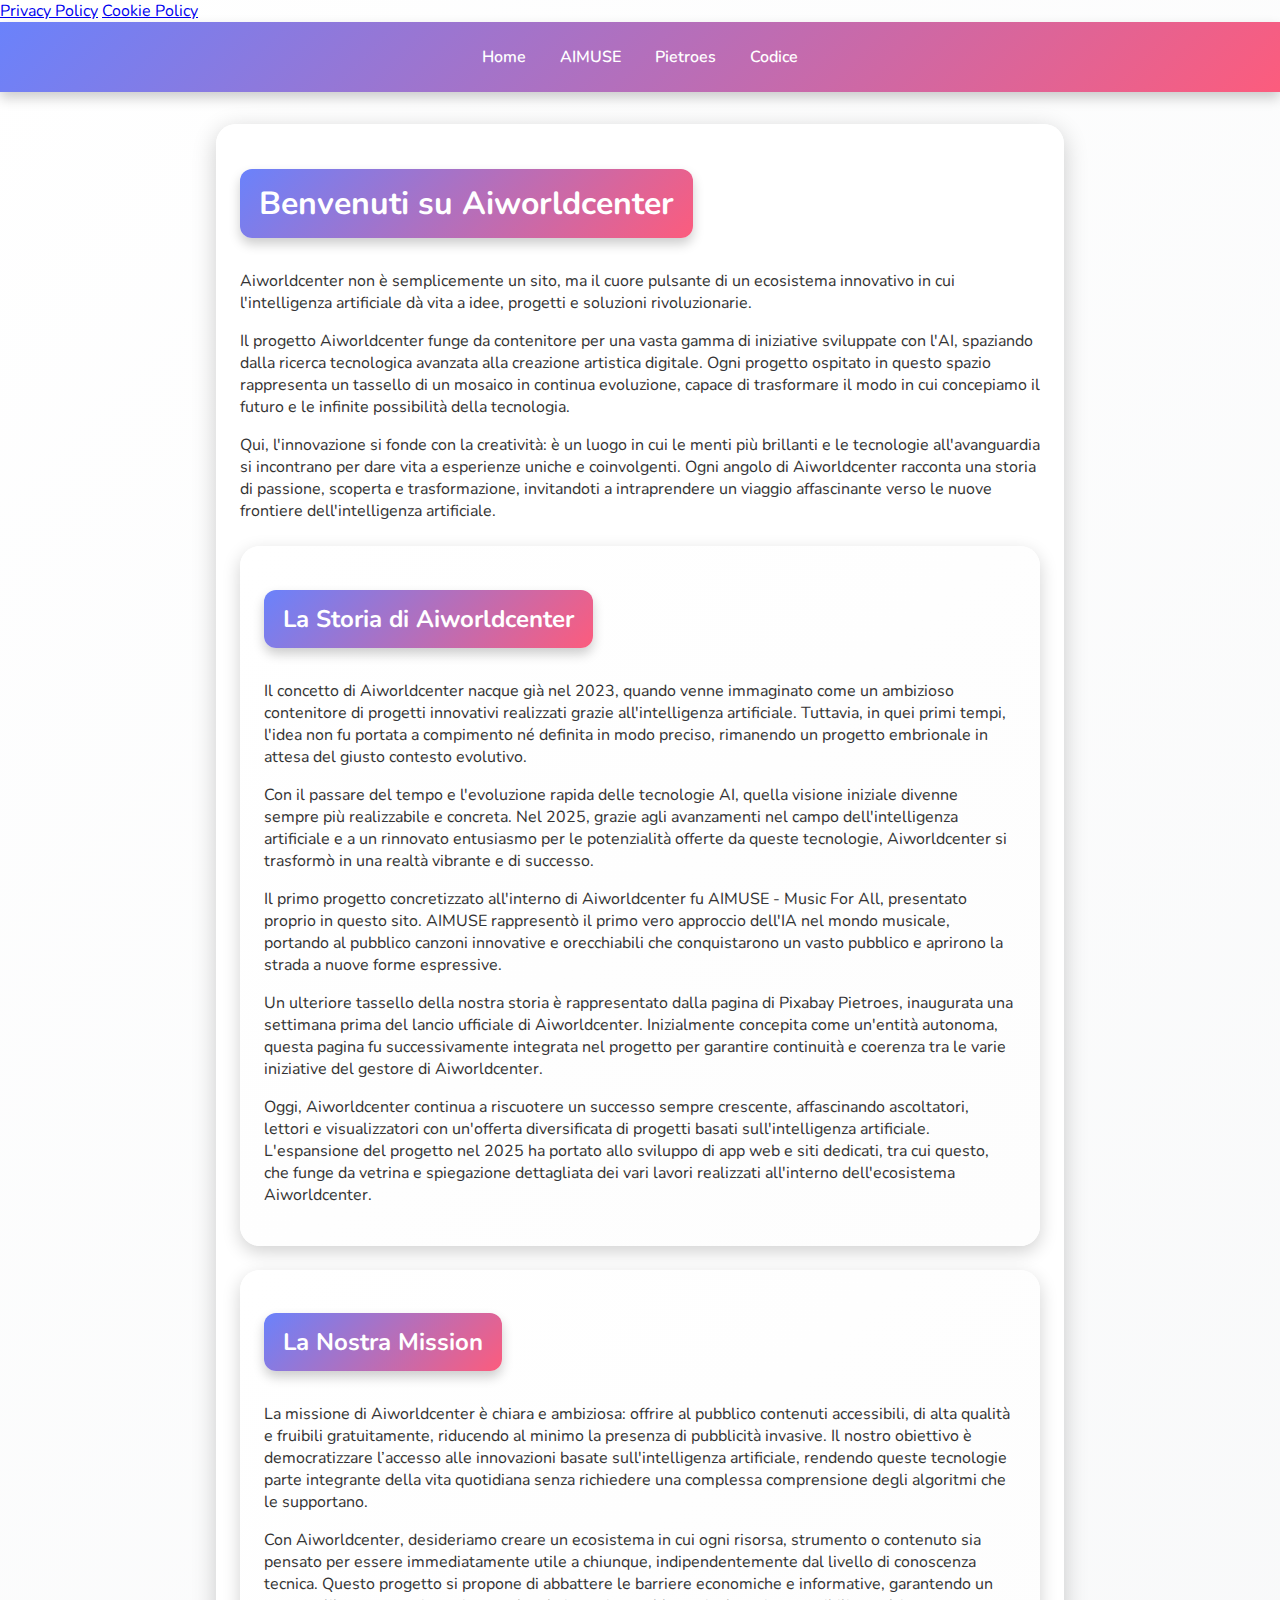
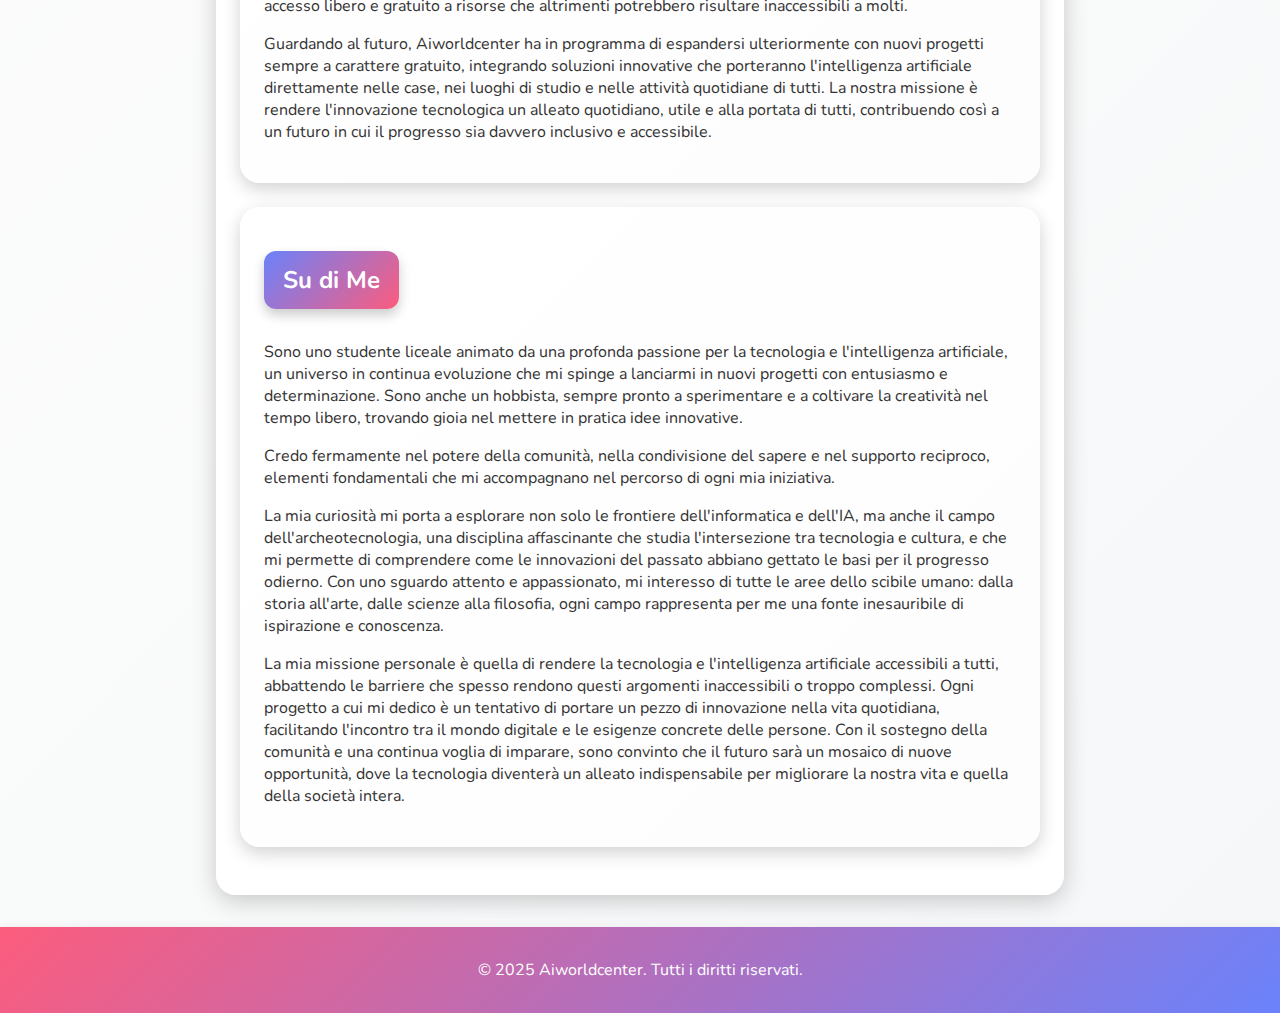
<file: index.html>
<!DOCTYPE html>
<html lang="it">
  <head>
    <script type="text/javascript">
var _iub = _iub || [];
_iub.csConfiguration = {"siteId":3964034,"cookiePolicyId":22128318,"lang":"it","storage":{"useSiteId":true}};
</script>
<script type="text/javascript" src="https://cs.iubenda.com/autoblocking/3964034.js"></script>
<script type="text/javascript" src="//cdn.iubenda.com/cs/gpp/stub.js"></script>
<script type="text/javascript" src="//cdn.iubenda.com/cs/iubenda_cs.js" charset="UTF-8" async></script>
    <meta charset="UTF-8" />
    <meta name="viewport" content="width=device-width, initial-scale=1" />
    <title>Aiworldcenter - Home</title>
    <link rel="stylesheet" href="styles.css" />
  </head>
  <body>
    <a href="https://www.iubenda.com/privacy-policy/22128318" class="iubenda-white iubenda-noiframe iubenda-embed iubenda-noiframe " title="Privacy Policy ">Privacy Policy</a><script type="text/javascript">(function (w,d) {var loader = function () {var s = d.createElement("script"), tag = d.getElementsByTagName("script")[0]; s.src="https://cdn.iubenda.com/iubenda.js"; tag.parentNode.insertBefore(s,tag);}; if(w.addEventListener){w.addEventListener("load", loader, false);}else if(w.attachEvent){w.attachEvent("onload", loader);}else{w.onload = loader;}})(window, document);</script>
    <a href="https://www.iubenda.com/privacy-policy/22128318/cookie-policy" class="iubenda-white iubenda-noiframe iubenda-embed iubenda-noiframe " title="Cookie Policy ">Cookie Policy</a><script type="text/javascript">(function (w,d) {var loader = function () {var s = d.createElement("script"), tag = d.getElementsByTagName("script")[0]; s.src="https://cdn.iubenda.com/iubenda.js"; tag.parentNode.insertBefore(s,tag);}; if(w.addEventListener){w.addEventListener("load", loader, false);}else if(w.attachEvent){w.attachEvent("onload", loader);}else{w.onload = loader;}})(window, document);</script>
    <header class="gradient-header">
      <nav class="nav-bar">
        <ul class="nav-list">
          <li><a href="index.html" class="nav-link">Home</a></li>
          <li><a href="aimuse.html" class="nav-link">AIMUSE</a></li>
          <li><a href="pietroes.html" class="nav-link">Pietroes</a></li>
          <li><a href="codice.html" class="nav-link">Codice</a></li>
        </ul>
      </nav>
    </header>
    <main class="content-container">
      <h1>Benvenuti su Aiworldcenter</h1>
      <p>
        Aiworldcenter non è semplicemente un sito, ma il cuore pulsante di un
        ecosistema innovativo in cui l'intelligenza artificiale dà vita a idee,
        progetti e soluzioni rivoluzionarie.
      </p>
      <p>
        Il progetto Aiworldcenter funge da contenitore per una vasta gamma di
        iniziative sviluppate con l'AI, spaziando dalla ricerca tecnologica
        avanzata alla creazione artistica digitale. Ogni progetto ospitato in
        questo spazio rappresenta un tassello di un mosaico in continua evoluzione,
        capace di trasformare il modo in cui concepiamo il futuro e le infinite
        possibilità della tecnologia.
      </p>
      <p>
        Qui, l'innovazione si fonde con la creatività: è un luogo in cui le menti
        più brillanti e le tecnologie all'avanguardia si incontrano per dare vita a
        esperienze uniche e coinvolgenti. Ogni angolo di Aiworldcenter racconta una
        storia di passione, scoperta e trasformazione, invitandoti a intraprendere
        un viaggio affascinante verso le nuove frontiere dell'intelligenza artificiale.
      </p>

      <section id="storia" class="rounded-section">
        <h2>La Storia di Aiworldcenter</h2>
        <p>
          Il concetto di Aiworldcenter nacque già nel 2023, quando venne immaginato
          come un ambizioso contenitore di progetti innovativi realizzati grazie
          all'intelligenza artificiale. Tuttavia, in quei primi tempi, l'idea non fu
          portata a compimento né definita in modo preciso, rimanendo un progetto
          embrionale in attesa del giusto contesto evolutivo.
        </p>
        <p>
          Con il passare del tempo e l'evoluzione rapida delle tecnologie AI, quella
          visione iniziale divenne sempre più realizzabile e concreta. Nel 2025,
          grazie agli avanzamenti nel campo dell'intelligenza artificiale e a un
          rinnovato entusiasmo per le potenzialità offerte da queste tecnologie,
          Aiworldcenter si trasformò in una realtà vibrante e di successo.
        </p>
        <p>
          Il primo progetto concretizzato all'interno di Aiworldcenter fu AIMUSE -
          Music For All, presentato proprio in questo sito. AIMUSE rappresentò il
          primo vero approccio dell'IA nel mondo musicale, portando al pubblico canzoni
          innovative e orecchiabili che conquistarono un vasto pubblico e aprirono la
          strada a nuove forme espressive.
        </p>
        <p>
          Un ulteriore tassello della nostra storia è rappresentato dalla pagina di
          Pixabay Pietroes, inaugurata una settimana prima del lancio ufficiale di
          Aiworldcenter. Inizialmente concepita come un'entità autonoma, questa
          pagina fu successivamente integrata nel progetto per garantire continuità
          e coerenza tra le varie iniziative del gestore di Aiworldcenter.
        </p>
        <p>
          Oggi, Aiworldcenter continua a riscuotere un successo sempre crescente,
          affascinando ascoltatori, lettori e visualizzatori con un'offerta diversificata
          di progetti basati sull'intelligenza artificiale. L'espansione del progetto nel
          2025 ha portato allo sviluppo di app web e siti dedicati, tra cui questo, che
          funge da vetrina e spiegazione dettagliata dei vari lavori realizzati all'interno
          dell'ecosistema Aiworldcenter.
        </p>
      </section>

      <section id="mission" class="rounded-section">
        <h2>La Nostra Mission</h2>
        <p>
          La missione di Aiworldcenter è chiara e ambiziosa: offrire al pubblico contenuti
          accessibili, di alta qualità e fruibili gratuitamente, riducendo al minimo la presenza
          di pubblicità invasive. Il nostro obiettivo è democratizzare l’accesso alle innovazioni
          basate sull'intelligenza artificiale, rendendo queste tecnologie parte integrante della
          vita quotidiana senza richiedere una complessa comprensione degli algoritmi che le supportano.
        </p>
        <p>
          Con Aiworldcenter, desideriamo creare un ecosistema in cui ogni risorsa, strumento o
          contenuto sia pensato per essere immediatamente utile a chiunque, indipendentemente dal
          livello di conoscenza tecnica. Questo progetto si propone di abbattere le barriere
          economiche e informative, garantendo un accesso libero e gratuito a risorse che altrimenti
          potrebbero risultare inaccessibili a molti.
        </p>
        <p>
          Guardando al futuro, Aiworldcenter ha in programma di espandersi ulteriormente con nuovi
          progetti sempre a carattere gratuito, integrando soluzioni innovative che porteranno l'intelligenza
          artificiale direttamente nelle case, nei luoghi di studio e nelle attività quotidiane di tutti.
          La nostra missione è rendere l'innovazione tecnologica un alleato quotidiano, utile e alla portata di tutti,
          contribuendo così a un futuro in cui il progresso sia davvero inclusivo e accessibile.
        </p>
      </section>

      <section id="su-di-me" class="rounded-section">
        <h2>Su di Me</h2>
        <p>
          Sono uno studente liceale animato da una profonda passione per la tecnologia e l'intelligenza artificiale,
          un universo in continua evoluzione che mi spinge a lanciarmi in nuovi progetti con entusiasmo e determinazione.
          Sono anche un hobbista, sempre pronto a sperimentare e a coltivare la creatività nel tempo libero, trovando gioia
          nel mettere in pratica idee innovative.
        </p>
        <p>
          Credo fermamente nel potere della comunità, nella condivisione del sapere e nel supporto reciproco, elementi fondamentali
          che mi accompagnano nel percorso di ogni mia iniziativa.
        </p>
        <p>
          La mia curiosità mi porta a esplorare non solo le frontiere dell'informatica e dell'IA, ma anche il campo dell'archeotecnologia,
          una disciplina affascinante che studia l'intersezione tra tecnologia e cultura, e che mi permette di comprendere come le innovazioni
          del passato abbiano gettato le basi per il progresso odierno. Con uno sguardo attento e appassionato, mi interesso di tutte le aree
          dello scibile umano: dalla storia all'arte, dalle scienze alla filosofia, ogni campo rappresenta per me una fonte inesauribile di
          ispirazione e conoscenza.
        </p>
        <p>
          La mia missione personale è quella di rendere la tecnologia e l'intelligenza artificiale accessibili a tutti, abbattendo le barriere
          che spesso rendono questi argomenti inaccessibili o troppo complessi. Ogni progetto a cui mi dedico è un tentativo di portare un
          pezzo di innovazione nella vita quotidiana, facilitando l'incontro tra il mondo digitale e le esigenze concrete delle persone.
          Con il sostegno della comunità e una continua voglia di imparare, sono convinto che il futuro sarà un mosaico di nuove opportunità,
          dove la tecnologia diventerà un alleato indispensabile per migliorare la nostra vita e quella della società intera.
        </p>
      </section>
    </main>
    <footer class="gradient-footer">
      <p>&copy; 2025 Aiworldcenter. Tutti i diritti riservati.</p>
    </footer>
  </body>
</html>
</file>
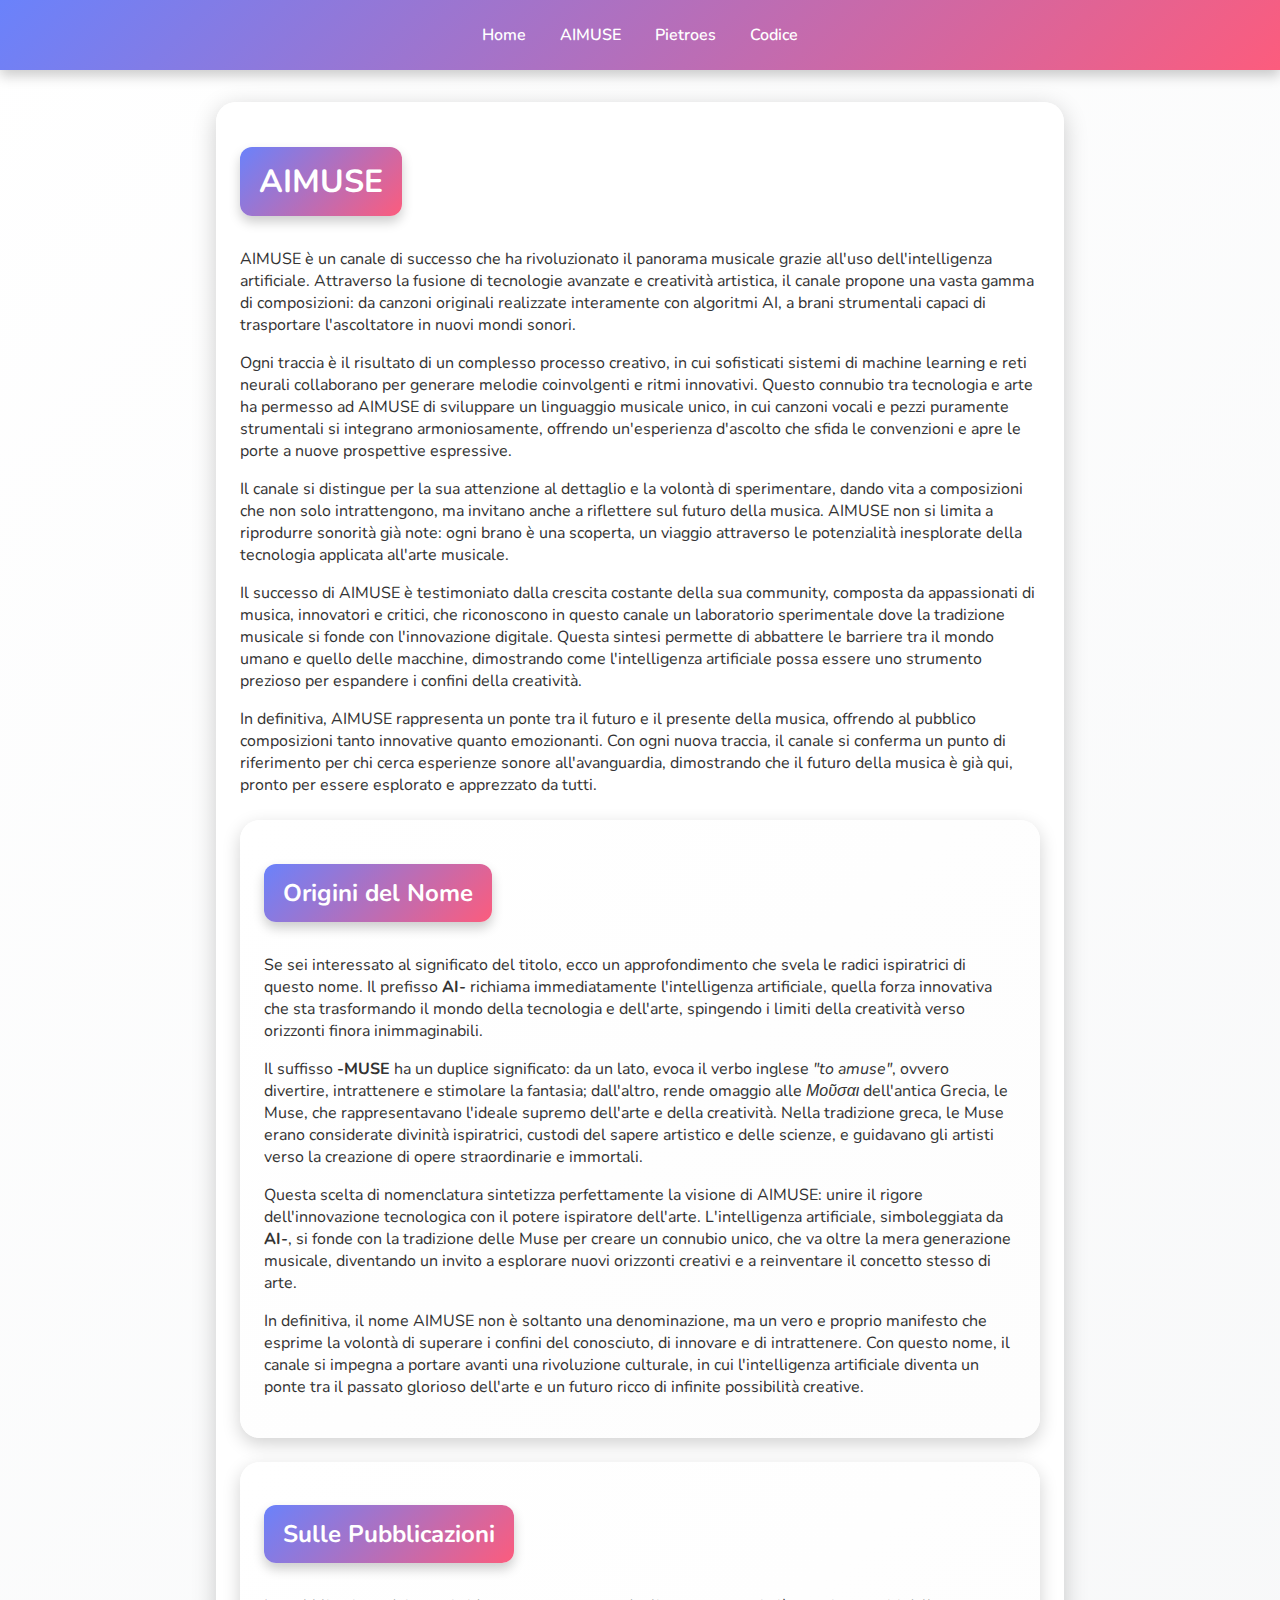
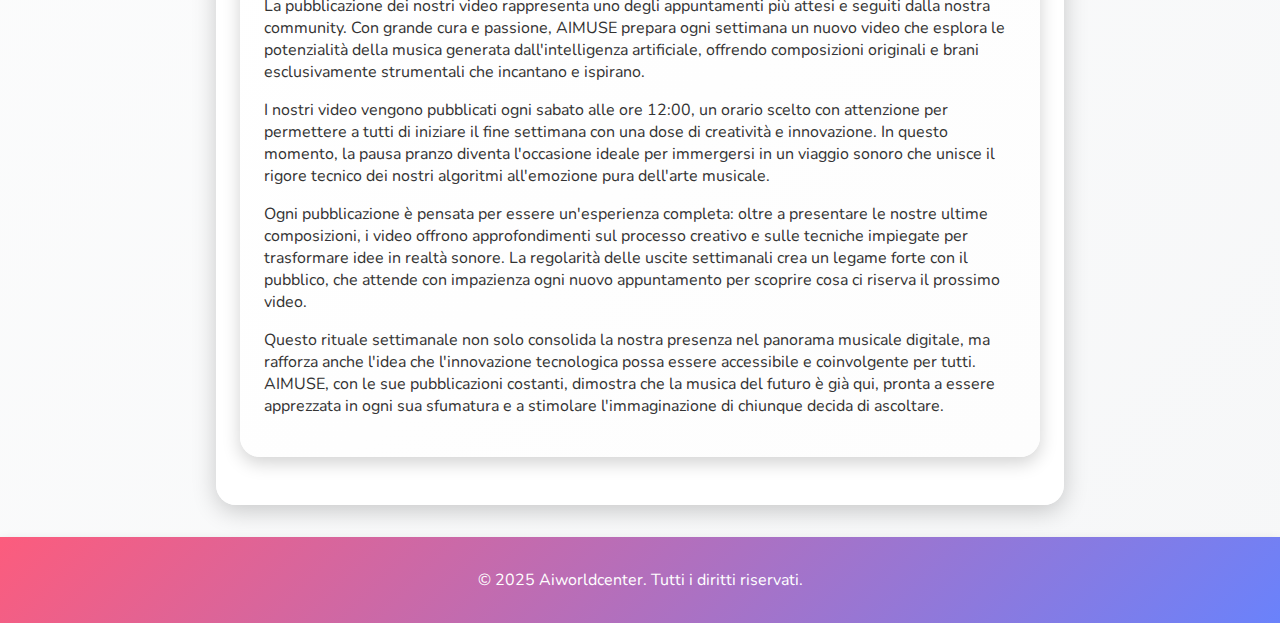
<file: aimuse.html>
<!DOCTYPE html>
<html lang="it">
<head>
  <meta charset="UTF-8">
  <meta name="viewport" content="width=device-width, initial-scale=1">
  <title>AIMUSE - Aiworldcenter</title>
  <link rel="stylesheet" href="styles.css">
</head>
<body>
  <header class="gradient-header">
    <nav class="nav-bar">
      <ul class="nav-list">
        <li><a href="index.html" class="nav-link">Home</a></li>
        <li><a href="aimuse.html" class="nav-link">AIMUSE</a></li>
        <li><a href="pietroes.html" class="nav-link">Pietroes</a></li>
        <li><a href="codice.html" class="nav-link">Codice</a></li>
      </ul>
    </nav>
  </header>
  <main class="content-container">
    <h1>AIMUSE</h1>
    <p>
      AIMUSE è un canale di successo che ha rivoluzionato il panorama musicale grazie all'uso dell'intelligenza artificiale. Attraverso la fusione di tecnologie avanzate e creatività artistica, il canale propone una vasta gamma di composizioni: da canzoni originali realizzate interamente con algoritmi AI, a brani strumentali capaci di trasportare l'ascoltatore in nuovi mondi sonori.
    </p>
    <p>
      Ogni traccia è il risultato di un complesso processo creativo, in cui sofisticati sistemi di machine learning e reti neurali collaborano per generare melodie coinvolgenti e ritmi innovativi. Questo connubio tra tecnologia e arte ha permesso ad AIMUSE di sviluppare un linguaggio musicale unico, in cui canzoni vocali e pezzi puramente strumentali si integrano armoniosamente, offrendo un'esperienza d'ascolto che sfida le convenzioni e apre le porte a nuove prospettive espressive.
    </p>
    <p>
      Il canale si distingue per la sua attenzione al dettaglio e la volontà di sperimentare, dando vita a composizioni che non solo intrattengono, ma invitano anche a riflettere sul futuro della musica. AIMUSE non si limita a riprodurre sonorità già note: ogni brano è una scoperta, un viaggio attraverso le potenzialità inesplorate della tecnologia applicata all'arte musicale.
    </p>
    <p>
      Il successo di AIMUSE è testimoniato dalla crescita costante della sua community, composta da appassionati di musica, innovatori e critici, che riconoscono in questo canale un laboratorio sperimentale dove la tradizione musicale si fonde con l'innovazione digitale. Questa sintesi permette di abbattere le barriere tra il mondo umano e quello delle macchine, dimostrando come l'intelligenza artificiale possa essere uno strumento prezioso per espandere i confini della creatività.
    </p>
    <p>
      In definitiva, AIMUSE rappresenta un ponte tra il futuro e il presente della musica, offrendo al pubblico composizioni tanto innovative quanto emozionanti. Con ogni nuova traccia, il canale si conferma un punto di riferimento per chi cerca esperienze sonore all'avanguardia, dimostrando che il futuro della musica è già qui, pronto per essere esplorato e apprezzato da tutti.
    </p>
    
    <section id="origini-del-nome" class="rounded-section">
      <h2>Origini del Nome</h2>
      <p>
        Se sei interessato al significato del titolo, ecco un approfondimento che svela le radici ispiratrici di questo nome. Il prefisso <strong>AI-</strong> richiama immediatamente l'intelligenza artificiale, quella forza innovativa che sta trasformando il mondo della tecnologia e dell'arte, spingendo i limiti della creatività verso orizzonti finora inimmaginabili.
      </p>
      <p>
        Il suffisso <strong>-MUSE</strong> ha un duplice significato: da un lato, evoca il verbo inglese <em>"to amuse"</em>, ovvero divertire, intrattenere e stimolare la fantasia; dall'altro, rende omaggio alle <em>Μοῦσαι</em> dell'antica Grecia, le Muse, che rappresentavano l'ideale supremo dell'arte e della creatività. Nella tradizione greca, le Muse erano considerate divinità ispiratrici, custodi del sapere artistico e delle scienze, e guidavano gli artisti verso la creazione di opere straordinarie e immortali.
      </p>
      <p>
        Questa scelta di nomenclatura sintetizza perfettamente la visione di AIMUSE: unire il rigore dell'innovazione tecnologica con il potere ispiratore dell'arte. L'intelligenza artificiale, simboleggiata da <strong>AI-</strong>, si fonde con la tradizione delle Muse per creare un connubio unico, che va oltre la mera generazione musicale, diventando un invito a esplorare nuovi orizzonti creativi e a reinventare il concetto stesso di arte.
      </p>
      <p>
        In definitiva, il nome AIMUSE non è soltanto una denominazione, ma un vero e proprio manifesto che esprime la volontà di superare i confini del conosciuto, di innovare e di intrattenere. Con questo nome, il canale si impegna a portare avanti una rivoluzione culturale, in cui l'intelligenza artificiale diventa un ponte tra il passato glorioso dell'arte e un futuro ricco di infinite possibilità creative.
      </p>
    </section>
    
    <section id="pubblicazioni" class="rounded-section">
      <h2>Sulle Pubblicazioni</h2>
      <p>
        La pubblicazione dei nostri video rappresenta uno degli appuntamenti più attesi e seguiti dalla nostra community. Con grande cura e passione, AIMUSE prepara ogni settimana un nuovo video che esplora le potenzialità della musica generata dall'intelligenza artificiale, offrendo composizioni originali e brani esclusivamente strumentali che incantano e ispirano.
      </p>
      <p>
        I nostri video vengono pubblicati ogni sabato alle ore 12:00, un orario scelto con attenzione per permettere a tutti di iniziare il fine settimana con una dose di creatività e innovazione. In questo momento, la pausa pranzo diventa l'occasione ideale per immergersi in un viaggio sonoro che unisce il rigore tecnico dei nostri algoritmi all'emozione pura dell'arte musicale.
      </p>
      <p>
        Ogni pubblicazione è pensata per essere un'esperienza completa: oltre a presentare le nostre ultime composizioni, i video offrono approfondimenti sul processo creativo e sulle tecniche impiegate per trasformare idee in realtà sonore. La regolarità delle uscite settimanali crea un legame forte con il pubblico, che attende con impazienza ogni nuovo appuntamento per scoprire cosa ci riserva il prossimo video.
      </p>
      <p>
        Questo rituale settimanale non solo consolida la nostra presenza nel panorama musicale digitale, ma rafforza anche l'idea che l'innovazione tecnologica possa essere accessibile e coinvolgente per tutti. AIMUSE, con le sue pubblicazioni costanti, dimostra che la musica del futuro è già qui, pronta a essere apprezzata in ogni sua sfumatura e a stimolare l'immaginazione di chiunque decida di ascoltare.
      </p>
    </section>
    
  </main>
  <footer class="gradient-footer">
    <p>&copy; 2025 Aiworldcenter. Tutti i diritti riservati.</p>
  </footer>
</body>
</html>
</file>
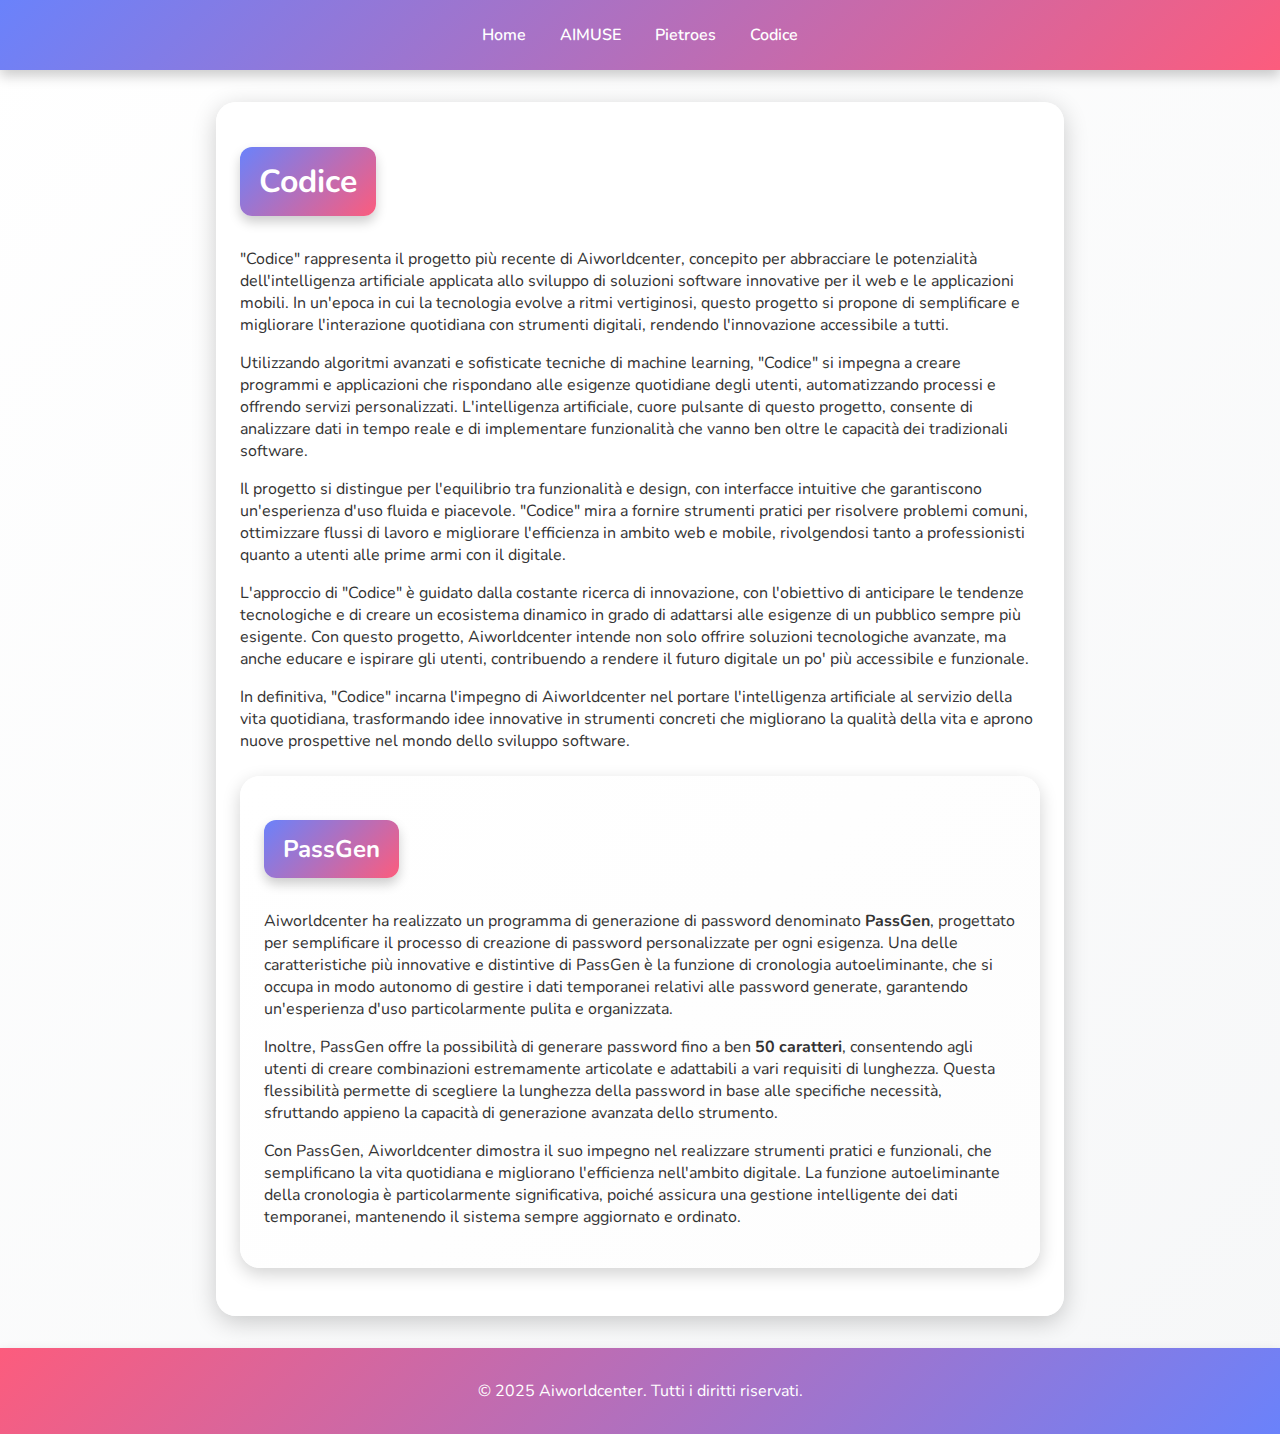
<file: codice.html>
<!DOCTYPE html>
<html lang="it">
  <head>
    <meta charset="UTF-8" />
    <meta name="viewport" content="width=device-width, initial-scale=1" />
    <title>Codice - Aiworldcenter</title>
    <link rel="stylesheet" href="styles.css" />
  </head>
  <body>
    <header class="gradient-header">
      <nav class="nav-bar">
        <ul class="nav-list">
          <li><a href="index.html" class="nav-link">Home</a></li>
          <li><a href="aimuse.html" class="nav-link">AIMUSE</a></li>
          <li><a href="pietroes.html" class="nav-link">Pietroes</a></li>
          <li><a href="codice.html" class="nav-link">Codice</a></li>
        </ul>
      </nav>
    </header>
    <main class="content-container">
      <h1>Codice</h1>
      <p>
        "Codice" rappresenta il progetto più recente di Aiworldcenter, concepito per abbracciare le potenzialità dell'intelligenza artificiale applicata allo sviluppo di soluzioni software innovative per il web e le applicazioni mobili. In un'epoca in cui la tecnologia evolve a ritmi vertiginosi, questo progetto si propone di semplificare e migliorare l'interazione quotidiana con strumenti digitali, rendendo l'innovazione accessibile a tutti.
      </p>
      <p>
        Utilizzando algoritmi avanzati e sofisticate tecniche di machine learning, "Codice" si impegna a creare programmi e applicazioni che rispondano alle esigenze quotidiane degli utenti, automatizzando processi e offrendo servizi personalizzati. L'intelligenza artificiale, cuore pulsante di questo progetto, consente di analizzare dati in tempo reale e di implementare funzionalità che vanno ben oltre le capacità dei tradizionali software.
      </p>
      <p>
        Il progetto si distingue per l'equilibrio tra funzionalità e design, con interfacce intuitive che garantiscono un'esperienza d'uso fluida e piacevole. "Codice" mira a fornire strumenti pratici per risolvere problemi comuni, ottimizzare flussi di lavoro e migliorare l'efficienza in ambito web e mobile, rivolgendosi tanto a professionisti quanto a utenti alle prime armi con il digitale.
      </p>
      <p>
        L'approccio di "Codice" è guidato dalla costante ricerca di innovazione, con l'obiettivo di anticipare le tendenze tecnologiche e di creare un ecosistema dinamico in grado di adattarsi alle esigenze di un pubblico sempre più esigente. Con questo progetto, Aiworldcenter intende non solo offrire soluzioni tecnologiche avanzate, ma anche educare e ispirare gli utenti, contribuendo a rendere il futuro digitale un po' più accessibile e funzionale.
      </p>
      <p>
        In definitiva, "Codice" incarna l'impegno di Aiworldcenter nel portare l'intelligenza artificiale al servizio della vita quotidiana, trasformando idee innovative in strumenti concreti che migliorano la qualità della vita e aprono nuove prospettive nel mondo dello sviluppo software.
      </p>
      <section id="passgen" class="rounded-section">
        <h2>PassGen</h2>
        <p>
          Aiworldcenter ha realizzato un programma di generazione di password denominato <strong>PassGen</strong>, progettato per semplificare il
          processo di creazione di password personalizzate per ogni esigenza. Una delle caratteristiche più innovative e distintive di
          PassGen è la funzione di cronologia autoeliminante, che si occupa in modo autonomo di gestire i dati temporanei relativi alle password
          generate, garantendo un'esperienza d'uso particolarmente pulita e organizzata.
        </p>
        <p>
          Inoltre, PassGen offre la possibilità di generare password fino a ben <strong>50 caratteri</strong>, consentendo agli utenti di creare combinazioni
          estremamente articolate e adattabili a vari requisiti di lunghezza. Questa flessibilità permette di scegliere la lunghezza della password in base
          alle specifiche necessità, sfruttando appieno la capacità di generazione avanzata dello strumento.
        </p>
        <p>
          Con PassGen, Aiworldcenter dimostra il suo impegno nel realizzare strumenti pratici e funzionali, che semplificano la vita quotidiana e migliorano l'efficienza
          nell'ambito digitale. La funzione autoeliminante della cronologia è particolarmente significativa, poiché assicura una gestione intelligente dei dati temporanei,
          mantenendo il sistema sempre aggiornato e ordinato.
        </p>
      </section>
    </main>
    <footer class="gradient-footer">
      <p>&copy; 2025 Aiworldcenter. Tutti i diritti riservati.</p>
    </footer>
  </body>
</html>
</file>
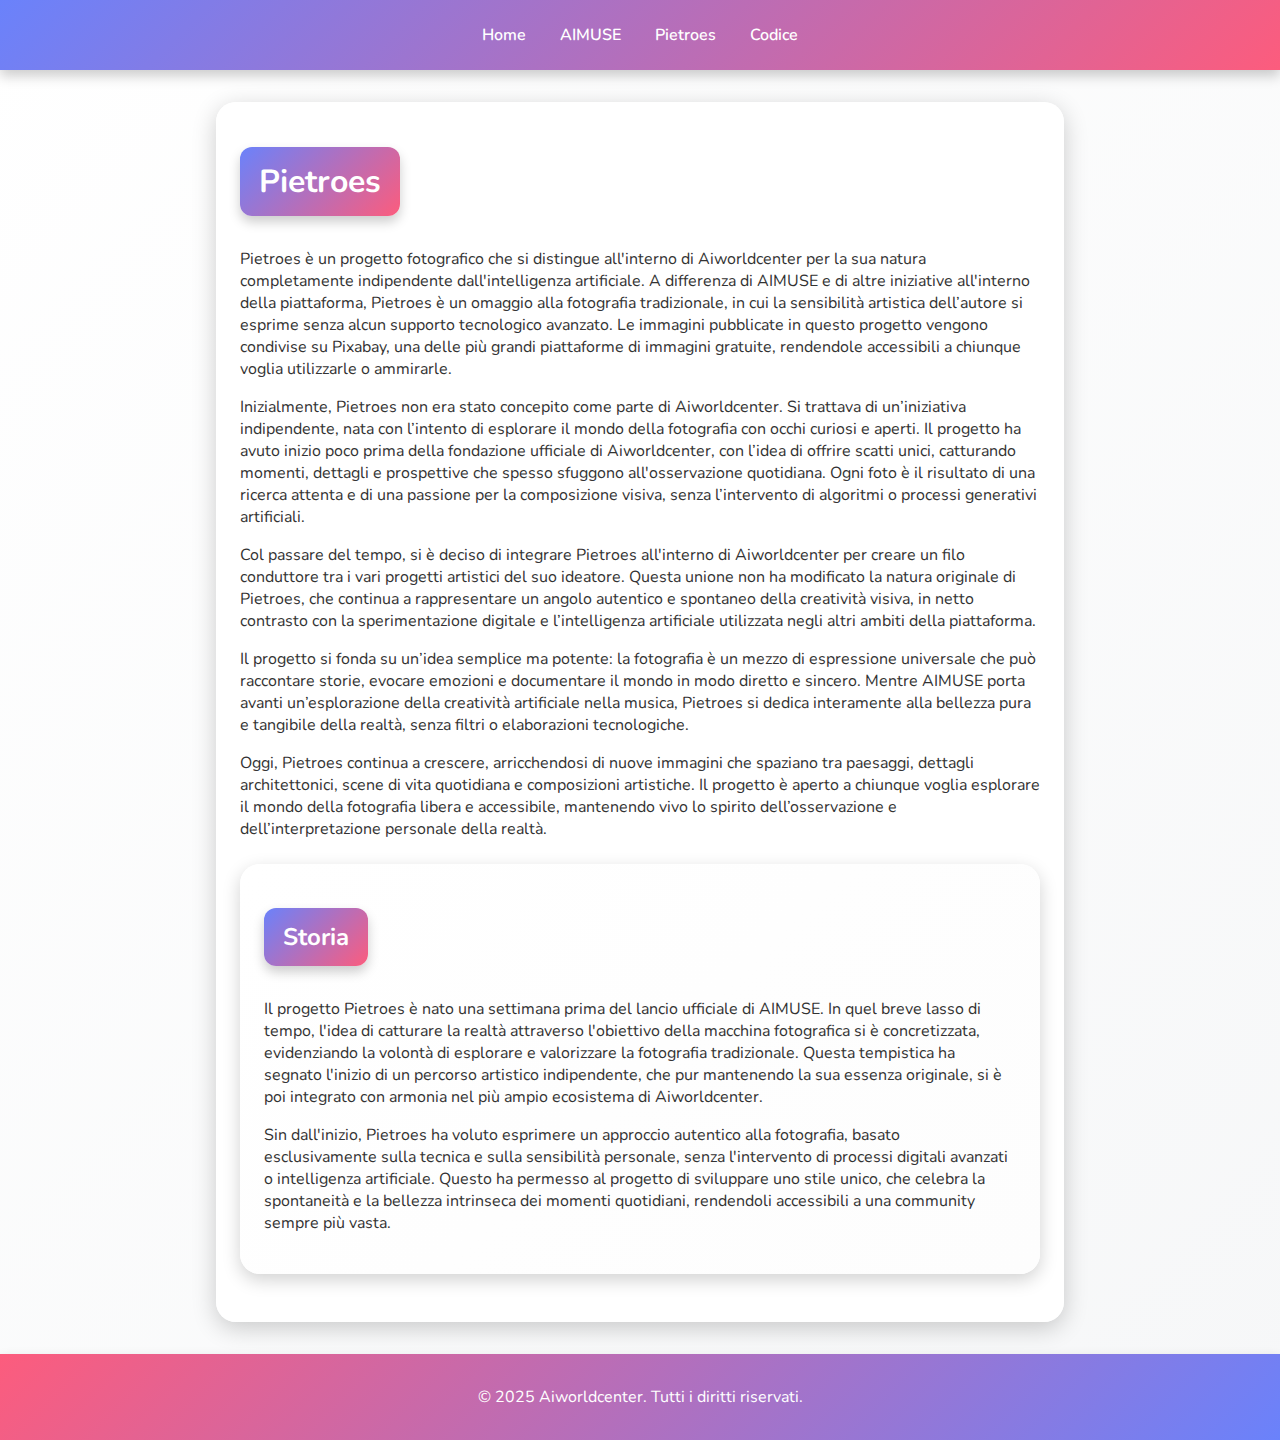
<file: pietroes.html>
<!DOCTYPE html>
<html lang="it">
  <head>
    <meta charset="UTF-8" />
    <meta name="viewport" content="width=device-width, initial-scale=1" />
    <title>Pietroes - Aiworldcenter</title>
    <link rel="stylesheet" href="styles.css" />
  </head>
  <body>
    <header class="gradient-header">
      <nav class="nav-bar">
        <ul class="nav-list">
          <li><a href="index.html" class="nav-link">Home</a></li>
          <li><a href="aimuse.html" class="nav-link">AIMUSE</a></li>
          <li><a href="pietroes.html" class="nav-link">Pietroes</a></li>
          <li><a href="codice.html" class="nav-link">Codice</a></li>
        </ul>
      </nav>
    </header>
    <main class="content-container">
      <h1>Pietroes</h1>
      <p>
        Pietroes è un progetto fotografico che si distingue all'interno di Aiworldcenter per la sua natura completamente indipendente dall'intelligenza artificiale. A differenza di AIMUSE e di altre iniziative all'interno della piattaforma, Pietroes è un omaggio alla fotografia tradizionale, in cui la sensibilità artistica dell’autore si esprime senza alcun supporto tecnologico avanzato. Le immagini pubblicate in questo progetto vengono condivise su Pixabay, una delle più grandi piattaforme di immagini gratuite, rendendole accessibili a chiunque voglia utilizzarle o ammirarle.
      </p>
      <p>
        Inizialmente, Pietroes non era stato concepito come parte di Aiworldcenter. Si trattava di un’iniziativa indipendente, nata con l’intento di esplorare il mondo della fotografia con occhi curiosi e aperti. Il progetto ha avuto inizio poco prima della fondazione ufficiale di Aiworldcenter, con l’idea di offrire scatti unici, catturando momenti, dettagli e prospettive che spesso sfuggono all'osservazione quotidiana. Ogni foto è il risultato di una ricerca attenta e di una passione per la composizione visiva, senza l’intervento di algoritmi o processi generativi artificiali.
      </p>
      <p>
        Col passare del tempo, si è deciso di integrare Pietroes all'interno di Aiworldcenter per creare un filo conduttore tra i vari progetti artistici del suo ideatore. Questa unione non ha modificato la natura originale di Pietroes, che continua a rappresentare un angolo autentico e spontaneo della creatività visiva, in netto contrasto con la sperimentazione digitale e l’intelligenza artificiale utilizzata negli altri ambiti della piattaforma.
      </p>
      <p>
        Il progetto si fonda su un’idea semplice ma potente: la fotografia è un mezzo di espressione universale che può raccontare storie, evocare emozioni e documentare il mondo in modo diretto e sincero. Mentre AIMUSE porta avanti un’esplorazione della creatività artificiale nella musica, Pietroes si dedica interamente alla bellezza pura e tangibile della realtà, senza filtri o elaborazioni tecnologiche.
      </p>
      <p>
        Oggi, Pietroes continua a crescere, arricchendosi di nuove immagini che spaziano tra paesaggi, dettagli architettonici, scene di vita quotidiana e composizioni artistiche. Il progetto è aperto a chiunque voglia esplorare il mondo della fotografia libera e accessibile, mantenendo vivo lo spirito dell’osservazione e dell’interpretazione personale della realtà.
      </p>
      
      <section id="storia" class="rounded-section">
        <h2>Storia</h2>
        <p>
          Il progetto Pietroes è nato una settimana prima del lancio ufficiale di AIMUSE. In quel breve lasso di tempo, l'idea di catturare la realtà attraverso l'obiettivo della macchina fotografica si è concretizzata, evidenziando la volontà di esplorare e valorizzare la fotografia tradizionale. Questa tempistica ha segnato l'inizio di un percorso artistico indipendente, che pur mantenendo la sua essenza originale, si è poi integrato con armonia nel più ampio ecosistema di Aiworldcenter.
        </p>
        <p>
          Sin dall'inizio, Pietroes ha voluto esprimere un approccio autentico alla fotografia, basato esclusivamente sulla tecnica e sulla sensibilità personale, senza l'intervento di processi digitali avanzati o intelligenza artificiale. Questo ha permesso al progetto di sviluppare uno stile unico, che celebra la spontaneità e la bellezza intrinseca dei momenti quotidiani, rendendoli accessibili a una community sempre più vasta.
        </p>
      </section>
      
    </main>
    <footer class="gradient-footer">
      <p>&copy; 2025 Aiworldcenter. Tutti i diritti riservati.</p>
    </footer>
  </body>
</html>
</file>
<file: styles.css>
@import url('https://fonts.googleapis.com/css2?family=Nunito:wght@400;600;700&display=swap');

/* Base Styles */
body {
  font-family: 'Nunito', sans-serif;
  margin: 0;
  padding: 0;
  /* Sfondo principale a gradienti chiaro */
  background: linear-gradient(135deg, #ffffff, #f6f7f8);
  color: #333;
}

/* Header & Navigation */
header.gradient-header {
  background: linear-gradient(135deg, #6A82FB, #FC5C7D);
  color: #fff;
  padding: 1.5rem 0;
  text-align: center;
  /* Ombra aumentata */
  box-shadow: 0 6px 12px rgba(0, 0, 0, 0.2);
}

nav.nav-bar ul.nav-list {
  list-style: none;
  padding: 0;
  margin: 0;
}

nav.nav-bar ul.nav-list li {
  display: inline;
  margin: 0 15px;
}

nav.nav-bar ul.nav-list li a.nav-link {
  color: #fff;
  text-decoration: none;
  font-weight: 600;
  transition: color 0.3s ease;
}

nav.nav-bar ul.nav-list li a.nav-link:hover {
  color: #FFDE59;
}

/* Main Content */
main.content-container {
  max-width: 800px;
  margin: 2rem auto;
  padding: 1.5rem;
  background: rgba(255, 255, 255, 0.98);
  /* Ombra aumentata per risaltare il contenitore */
  box-shadow: 0 6px 24px rgba(0, 0, 0, 0.2);
  border-radius: 20px;
}

/* Rounded Sections */
.rounded-section {
  background: linear-gradient(135deg, #ffffff, #fdfdfd);
  border-radius: 20px;
  padding: 1.5rem;
  margin: 1.5rem 0;
  /* Ombra più marcata per evidenziare le sezioni */
  box-shadow: 0 6px 18px rgba(0, 0, 0, 0.18);
}

/* Titoli incorniciati in box a gradiente */
h1, h2 {
  font-weight: 700;
  padding: 0.8rem 1.2rem;
  border-radius: 12px;
  background: linear-gradient(135deg, #6A82FB, #FC5C7D);
  color: #fff;
  display: inline-block;
  margin-bottom: 1rem;
  /* Ombra aumentata per i titoli */
  box-shadow: 0 6px 12px rgba(0, 0, 0, 0.2);
}

/* Footer */
footer.gradient-footer {
  background: linear-gradient(135deg, #FC5C7D, #6A82FB);
  text-align: center;
  padding: 1rem 0;
  color: #fff;
  margin-top: 2rem;
  /* Ombra aumentata nel footer */
  box-shadow: 0 6px 12px rgba(0, 0, 0, 0.2);
}
</file>
